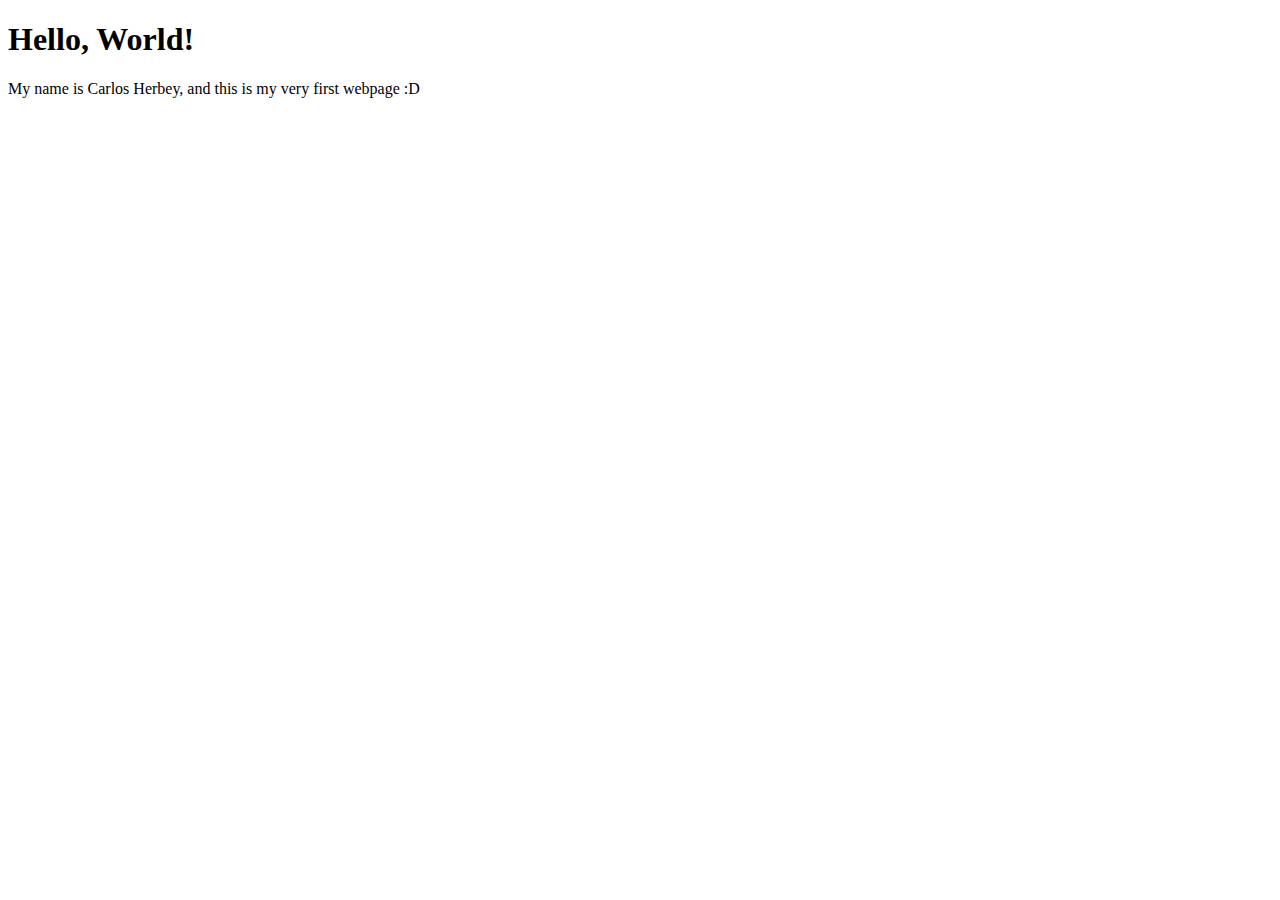
<file: 01/index.html>
<!DOCTYPE html>
<html lang="en">
  <head>
    <meta charset="UTF-8" />
    <meta name="viewport" content="width=device-width, initial-scale=1.0" />
    <title>My first Webpage</title>
  </head>
  <body>
    <h1>Hello, World!</h1>
    <p>My name is Carlos Herbey, and this is my very first webpage :D</p>
  </body>
</html>
</file>
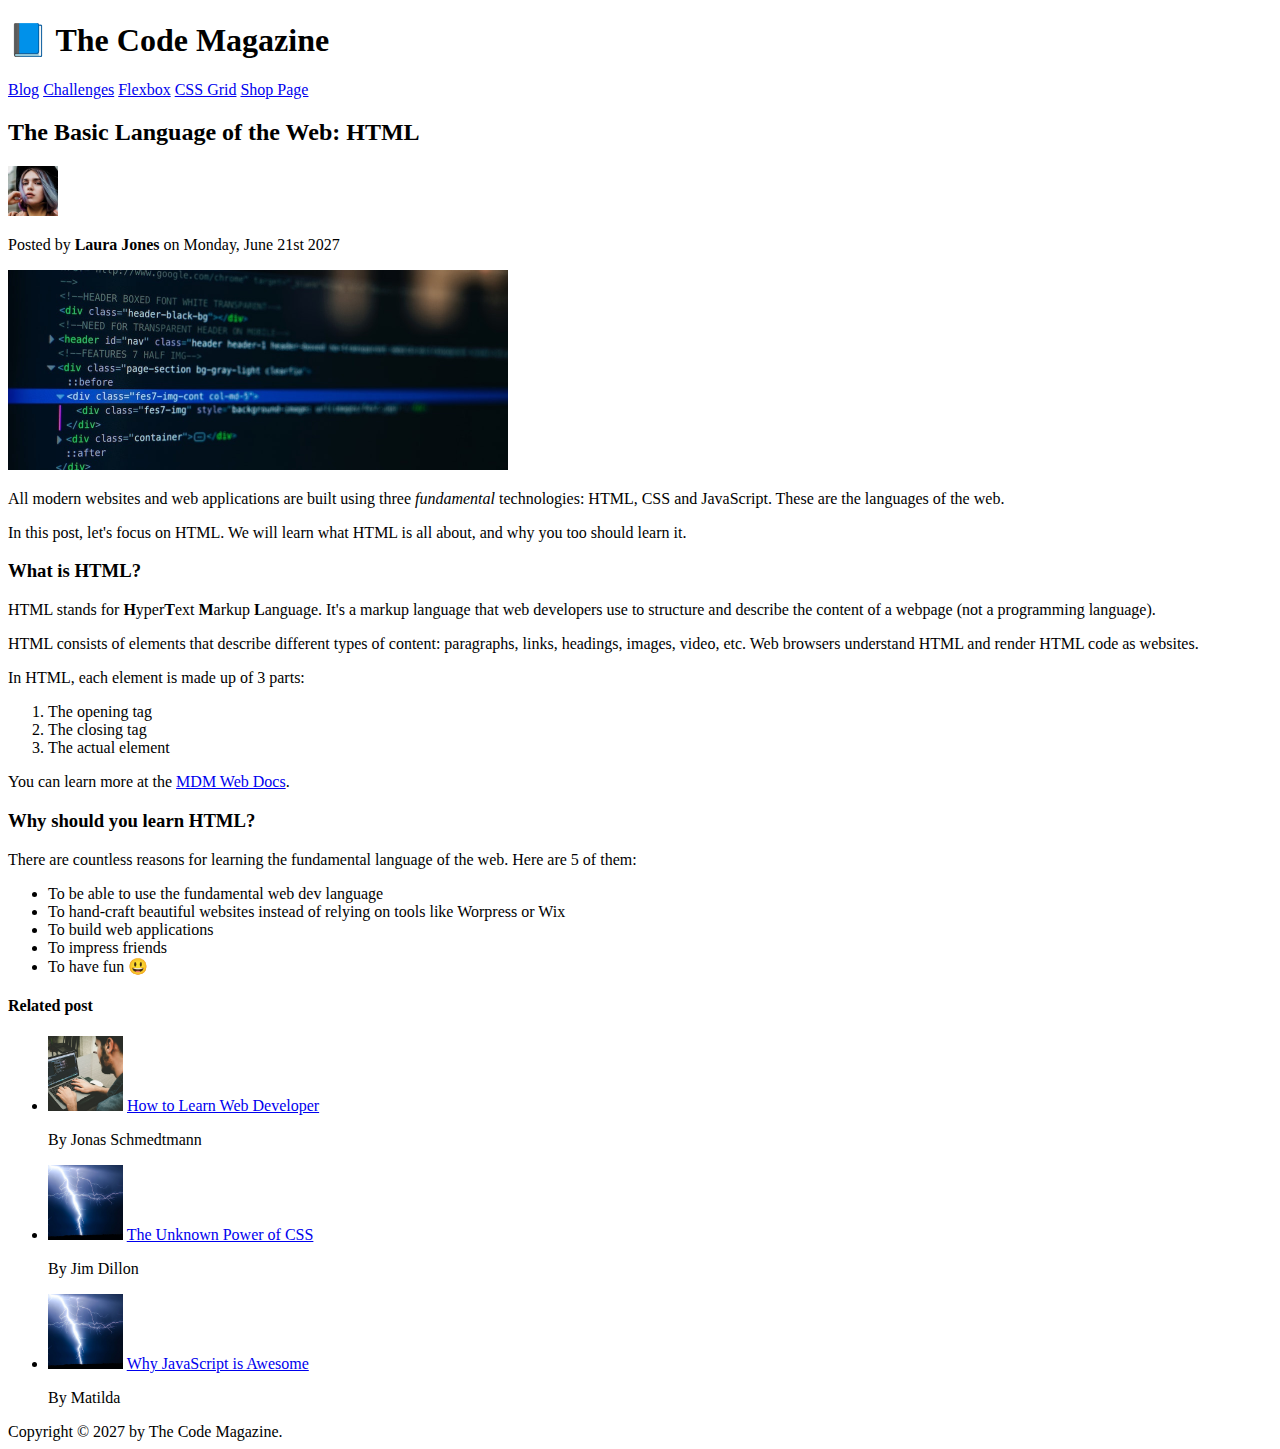
<file: 02-HTML-Fundamentals/index.html>
<!DOCTYPE html>
<html lang="en">
  <head>
    <meta charset="UTF-8" />
    <title>The Basic Lenguage of the Web: HTML</title>
  </head>

  <body>
    <!-- Headings 
    <h1>The Basic Lenguage of the Web: HTML</h1>
    <h2>The Basic Lenguage of the Web: HTML</h2>
    <h3>The Basic Lenguage of the Web: HTML</h3>
    <h4>The Basic Lenguage of the Web: HTML</h4>
    <h5>The Basic Lenguage of the Web: HTML</h5>
    <h6>The Basic Lenguage of the Web: HTML</h6>
    -->
    <header>
      <h1>📘 The Code Magazine</h1>

      <nav>
        <a href="blog.html">Blog</a>
        <a href="#">Challenges</a>
        <a href="#">Flexbox</a>
        <a href="#">CSS Grid</a>
        <a href="shopPage.html">Shop Page</a>
      </nav>
    </header>

    <article>
      <header>
        <h2>The Basic Language of the Web: HTML</h2>

        <img
          src="img/laura-jones.jpg"
          alt="Laura Jones Image"
          width="50"
          height="50"
        />

        <p>Posted by <strong>Laura Jones</strong> on Monday, June 21st 2027</p>

        <img
          src="img/post-img.jpg"
          alt="HTML on a screen"
          width="500"
          height="200"
        />
      </header>
      <p>
        All modern websites and web applications are built using three
        <em>fundamental</em>
        technologies: HTML, CSS and JavaScript. These are the languages of the
        web.
      </p>

      <p>
        In this post, let's focus on HTML. We will learn what HTML is all about,
        and why you too should learn it.
      </p>

      <h3>What is HTML?</h3>
      <p>
        HTML stands for <strong>H</strong>yper<strong>T</strong>ext
        <strong>M</strong>arkup <strong>L</strong>anguage. It's a markup
        language that web developers use to structure and describe the content
        of a webpage (not a programming language).
      </p>

      <p>
        HTML consists of elements that describe different types of content:
        paragraphs, links, headings, images, video, etc. Web browsers understand
        HTML and render HTML code as websites.
      </p>
      <p>In HTML, each element is made up of 3 parts:</p>

      <ol>
        <li>The opening tag</li>
        <li>The closing tag</li>
        <li>The actual element</li>
      </ol>
      <p>
        You can learn more at the
        <a
          href="https://developer.mozilla.org/en-US/docs/Web/HTML"
          target="_blank"
          >MDM Web Docs</a
        >.
      </p>

      <h3>Why should you learn HTML?</h3>
      <p>
        There are countless reasons for learning the fundamental language of the
        web. Here are 5 of them:
      </p>
      <ul>
        <li>To be able to use the fundamental web dev language</li>
        <li>
          To hand-craft beautiful websites instead of relying on tools like
          Worpress or Wix
        </li>
        <li>To build web applications</li>
        <li>To impress friends</li>
        <li>To have fun 😃</li>
      </ul>
    </article>

    <aside>
      <h4>Related post</h4>
      <ul>
        <li>
          <img
            src="img/related-1.jpg"
            alt="A person in a computer"
            width="75"
            height="75"
          />
          <a href="#">How to Learn Web Developer</a>
          <p>By Jonas Schmedtmann</p>
        </li>
        <li>
          <img
            src="img/related-2.jpg"
            alt="Thunder in the nigth"
            width="75"
            height="75"
          />
          <a href="#">The Unknown Power of CSS</a>
          <p>By Jim Dillon</p>
        </li>
        <li>
          <img
            src="img/related-2.jpg"
            alt="Code in a screen"
            width="75"
            height="75"
          />
          <a href="#">Why JavaScript is Awesome</a>
          <p>By Matilda</p>
        </li>
      </ul>
    </aside>

    <footer>Copyright &copy; 2027 by The Code Magazine.</footer>
  </body>
</html>
</file>
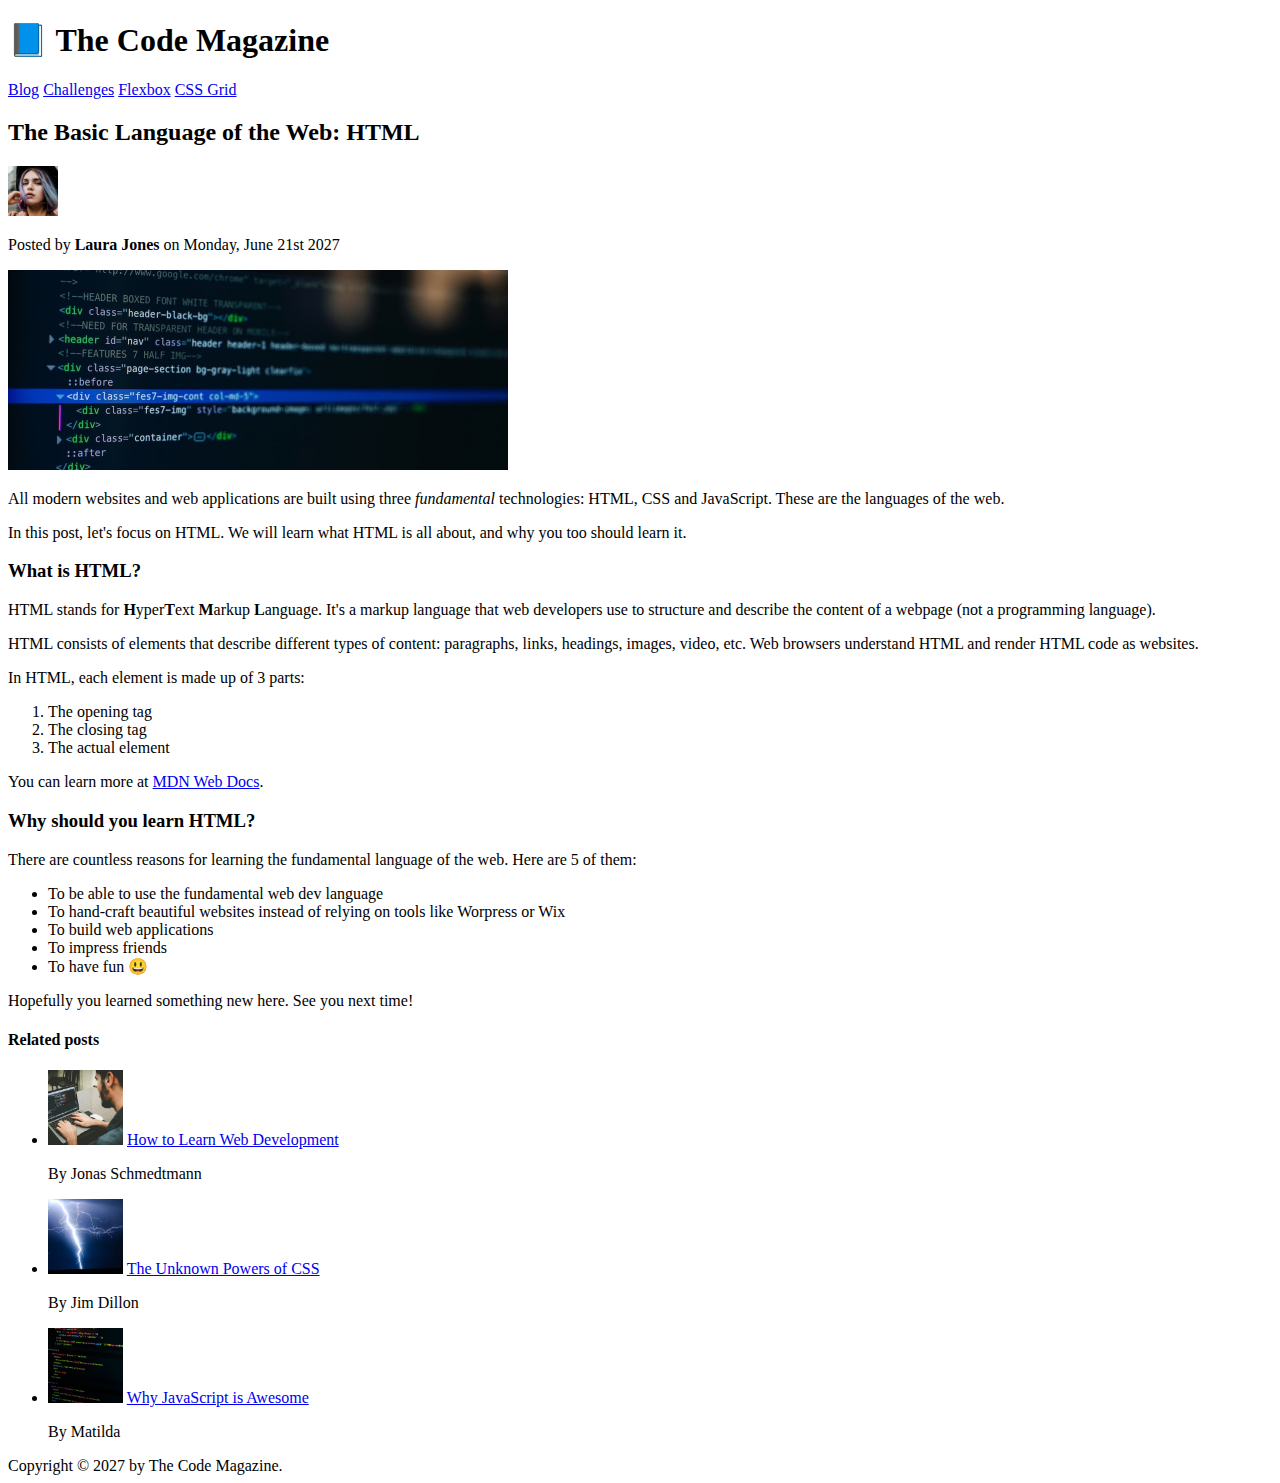
<file: 03-CSS-Fundamentals/index.html>
<!DOCTYPE html>
<html lang="en">
  <head>
    <meta charset="UTF-8" />
    <title>The Basic Language of the Web: HTML</title>
  </head>

  <body>
    <!--
    <h1>The Basic Language of the Web: HTML</h1>
    <h2>The Basic Language of the Web: HTML</h2>
    <h3>The Basic Language of the Web: HTML</h3>
    <h4>The Basic Language of the Web: HTML</h4>
    <h5>The Basic Language of the Web: HTML</h5>
    <h6>The Basic Language of the Web: HTML</h6>
    -->

    <header>
      <h1>📘 The Code Magazine</h1>

      <nav>
        <a href="blog.html">Blog</a>
        <a href="#">Challenges</a>
        <a href="#">Flexbox</a>
        <a href="#">CSS Grid</a>
      </nav>
    </header>

    <article>
      <header>
        <h2>The Basic Language of the Web: HTML</h2>

        <img
          src="img/laura-jones.jpg"
          alt="Headshot of Laura Jones"
          height="50"
          width="50"
        />

        <p>Posted by <strong>Laura Jones</strong> on Monday, June 21st 2027</p>

        <img
          src="img/post-img.jpg"
          alt="HTML code on a screen"
          width="500"
          height="200"
        />
      </header>

      <p>
        All modern websites and web applications are built using three
        <em>fundamental</em>
        technologies: HTML, CSS and JavaScript. These are the languages of the
        web.
      </p>

      <p>
        In this post, let's focus on HTML. We will learn what HTML is all about,
        and why you too should learn it.
      </p>

      <h3>What is HTML?</h3>
      <p>
        HTML stands for <strong>H</strong>yper<strong>T</strong>ext
        <strong>M</strong>arkup <strong>L</strong>anguage. It's a markup
        language that web developers use to structure and describe the content
        of a webpage (not a programming language).
      </p>
      <p>
        HTML consists of elements that describe different types of content:
        paragraphs, links, headings, images, video, etc. Web browsers understand
        HTML and render HTML code as websites.
      </p>
      <p>In HTML, each element is made up of 3 parts:</p>

      <ol>
        <li>The opening tag</li>
        <li>The closing tag</li>
        <li>The actual element</li>
      </ol>

      <p>
        You can learn more at
        <a
          href="https://developer.mozilla.org/en-US/docs/Web/HTML"
          target="_blank"
          >MDN Web Docs</a
        >.
      </p>

      <h3>Why should you learn HTML?</h3>

      <p>
        There are countless reasons for learning the fundamental language of the
        web. Here are 5 of them:
      </p>

      <ul>
        <li>To be able to use the fundamental web dev language</li>
        <li>
          To hand-craft beautiful websites instead of relying on tools like
          Worpress or Wix
        </li>
        <li>To build web applications</li>
        <li>To impress friends</li>
        <li>To have fun 😃</li>
      </ul>

      <p>Hopefully you learned something new here. See you next time!</p>
    </article>

    <aside>
      <h4>Related posts</h4>

      <ul>
        <li>
          <img
            src="img/related-1.jpg"
            alt="Person programming"
            width="75"
            width="75"
          />
          <a href="#">How to Learn Web Development</a>
          <p>By Jonas Schmedtmann</p>
        </li>
        <li>
          <img src="img/related-2.jpg" alt="Lightning" width="75" heigth="75" />
          <a href="#">The Unknown Powers of CSS</a>
          <p>By Jim Dillon</p>
        </li>
        <li>
          <img
            src="img/related-3.jpg"
            alt="JavaScript code on a screen"
            width="75"
            height="75"
          />
          <a href="#">Why JavaScript is Awesome</a>
          <p>By Matilda</p>
        </li>
      </ul>
    </aside>

    <footer>Copyright &copy; 2027 by The Code Magazine.</footer>
  </body>
</html>
</file>
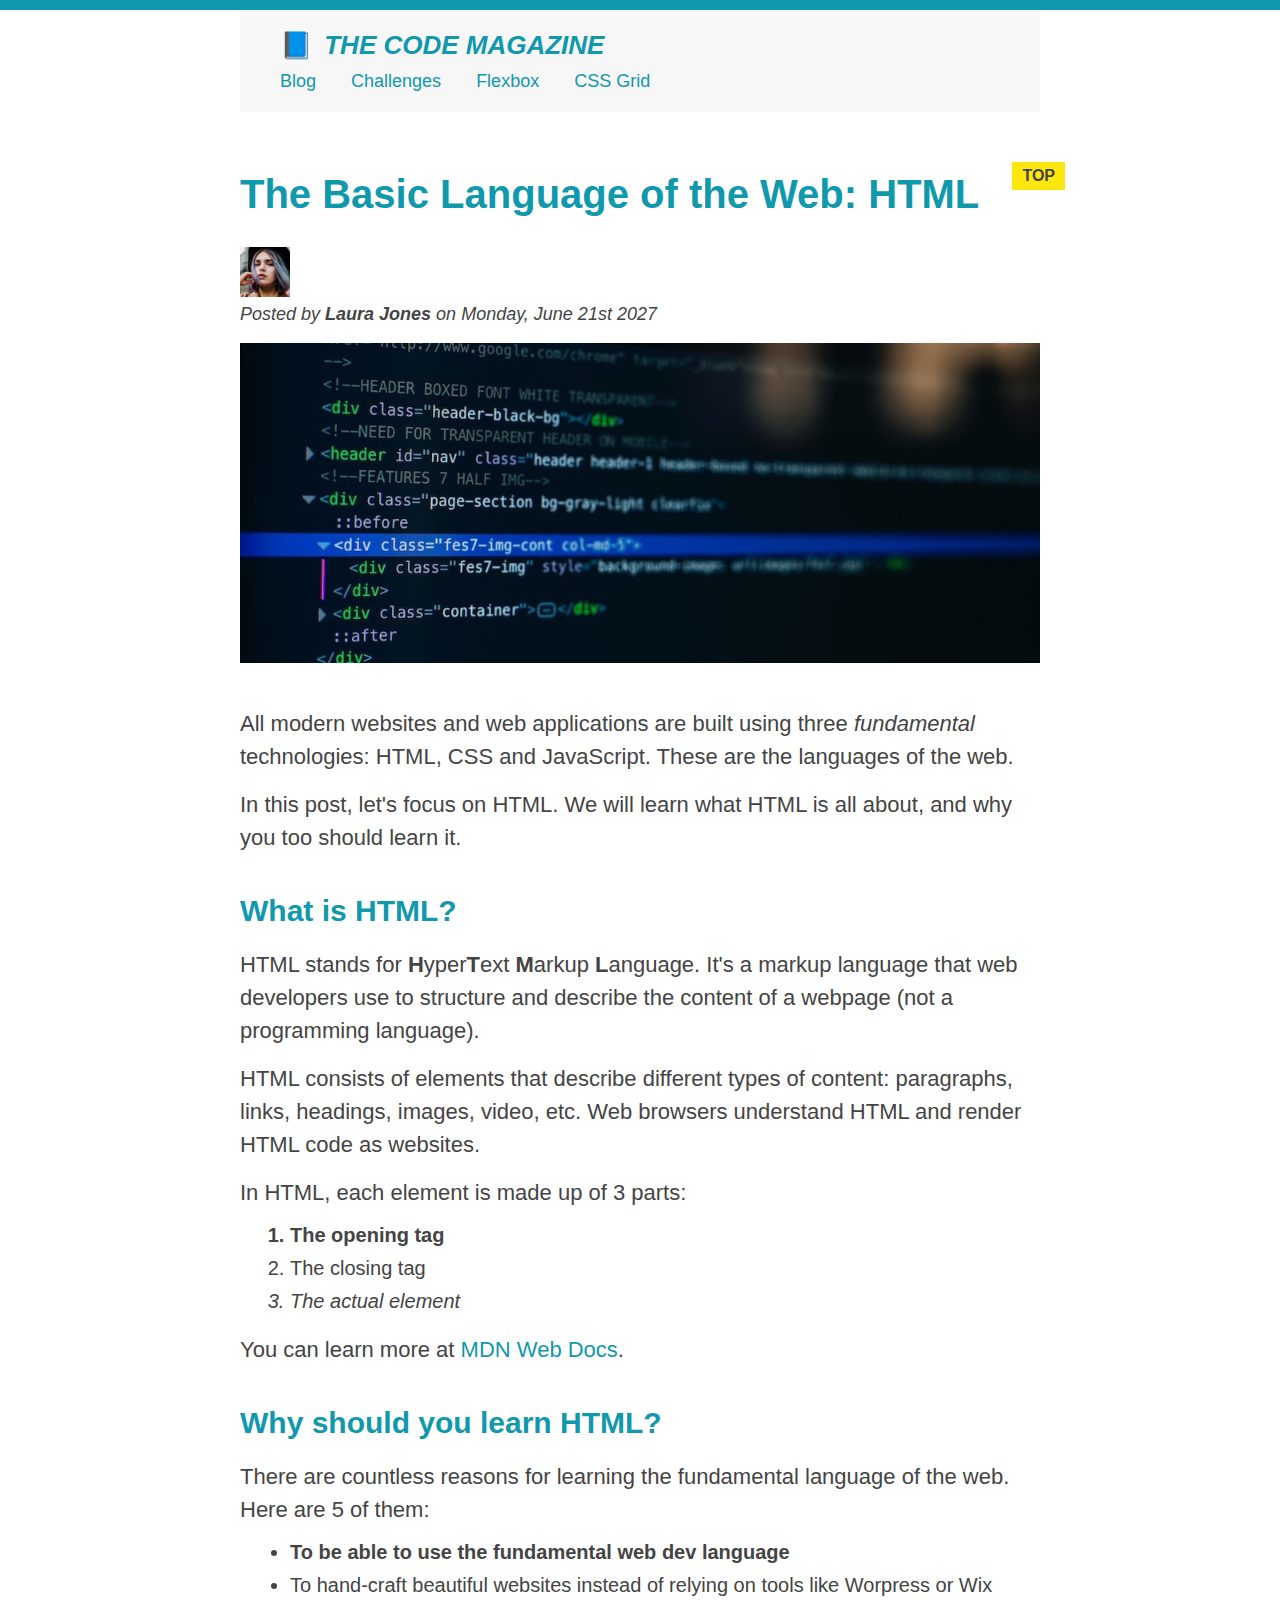
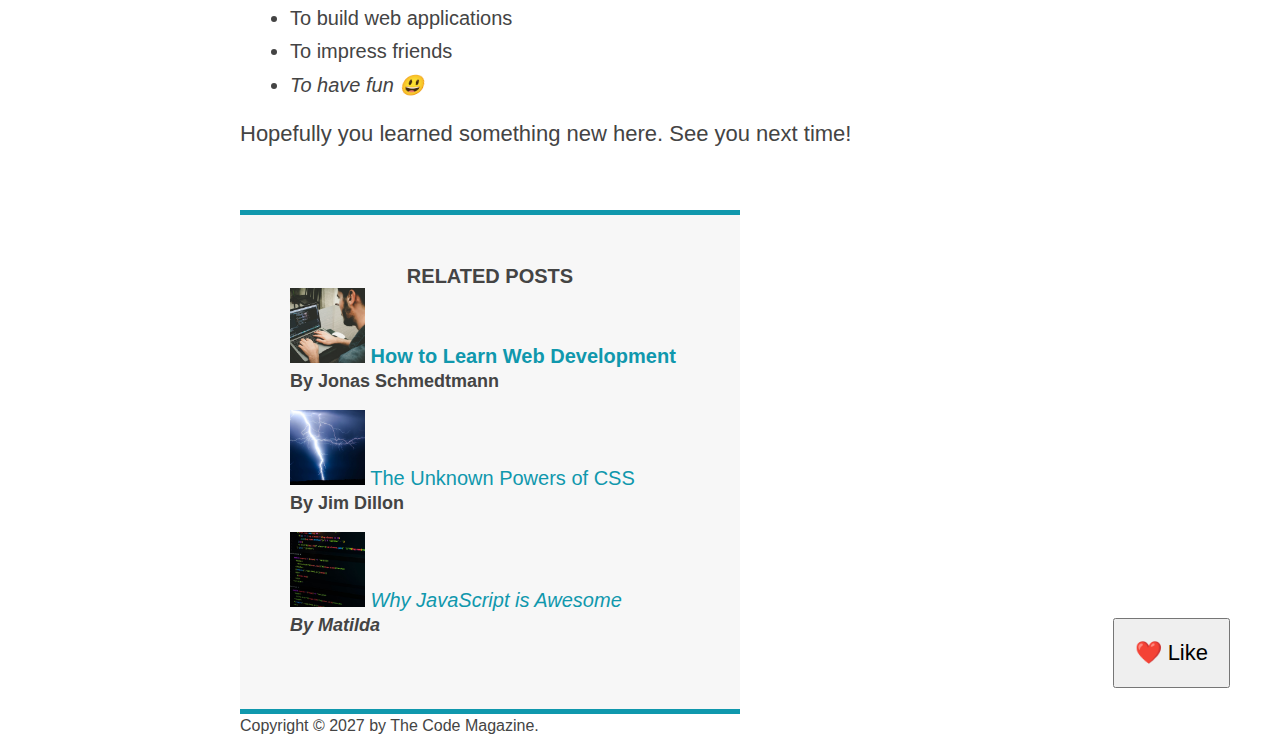
<file: 04-CSS-Layouts/index.html>
<!DOCTYPE html>
<html lang="en">
  <head>
    <meta charset="UTF-8" />
    <link href="style.css" rel="stylesheet" />

    <title>The Basic Language of the Web: HTML</title>
  </head>

  <body>
    <!--
    <h1>The Basic Language of the Web: HTML</h1>
    <h2>The Basic Language of the Web: HTML</h2>
    <h3>The Basic Language of the Web: HTML</h3>
    <h4>The Basic Language of the Web: HTML</h4>
    <h5>The Basic Language of the Web: HTML</h5>
    <h6>The Basic Language of the Web: HTML</h6>
    -->

    <div class="container">
      <header class="main-header clearfix">
        <h1>📘 The Code Magazine</h1>

        <nav>
          <!-- <strong>This is the navigation</strong> -->
          <a href="blog.html">Blog</a>
          <a href="#">Challenges</a>
          <a href="#">Flexbox</a>
          <a href="#">CSS Grid</a>
        </nav>
        <!-- <div class="clear"></div> -->
      </header>

      <article>
        <header class="post-header">
          <h2>The Basic Language of the Web: HTML</h2>

          <img
            src="img/laura-jones.jpg"
            alt="Headshot of Laura Jones"
            height="50"
            width="50"
            class="author-img"
          />

          <p id="author" class="author">
            Posted by <strong>Laura Jones</strong> on Monday, June 21st 2027
          </p>

          <img
            src="img/post-img.jpg"
            alt="HTML code on a screen"
            width="500"
            height="200"
            class="post-img"
          />
          <button>❤️ Like</button>
        </header>

        <p>
          All modern websites and web applications are built using three
          <em>fundamental</em>
          technologies: HTML, CSS and JavaScript. These are the languages of the
          web.
        </p>

        <p>
          In this post, let's focus on HTML. We will learn what HTML is all
          about, and why you too should learn it.
        </p>

        <h3>What is HTML?</h3>
        <p>
          HTML stands for <strong>H</strong>yper<strong>T</strong>ext
          <strong>M</strong>arkup <strong>L</strong>anguage. It's a markup
          language that web developers use to structure and describe the content
          of a webpage (not a programming language).
        </p>
        <p>
          HTML consists of elements that describe different types of content:
          paragraphs, links, headings, images, video, etc. Web browsers
          understand HTML and render HTML code as websites.
        </p>
        <p>In HTML, each element is made up of 3 parts:</p>

        <ol>
          <li class="first-li">The opening tag</li>
          <li>The closing tag</li>
          <li>The actual element</li>
        </ol>

        <p>
          You can learn more at
          <a
            href="https://developer.mozilla.org/en-US/docs/Web/HTML"
            target="_blank"
            >MDN Web Docs</a
          >.
        </p>

        <h3>Why should you learn HTML?</h3>

        <p>
          There are countless reasons for learning the fundamental language of
          the web. Here are 5 of them:
        </p>

        <ul>
          <li class="first-li">
            To be able to use the fundamental web dev language
          </li>
          <li>
            To hand-craft beautiful websites instead of relying on tools like
            Worpress or Wix
          </li>
          <li>To build web applications</li>
          <li>To impress friends</li>
          <li>To have fun 😃</li>
        </ul>

        <p>Hopefully you learned something new here. See you next time!</p>
      </article>

      <aside>
        <h4>Related posts</h4>

        <ul class="related">
          <li>
            <img
              src="img/related-1.jpg"
              alt="Person programming"
              width="75"
              height="75"
            />
            <a href="#">How to Learn Web Development</a>
            <p class="related-author">By Jonas Schmedtmann</p>
          </li>
          <li>
            <img
              src="img/related-2.jpg"
              alt="Lightning"
              width="75"
              height="75"
            />
            <a href="#">The Unknown Powers of CSS</a>
            <p class="related-author">By Jim Dillon</p>
          </li>
          <li>
            <img
              src="img/related-3.jpg"
              alt="JavaScript code on a screen"
              width="75"
              height="75"
            />
            <a href="#">Why JavaScript is Awesome</a>
            <p class="related-author">By Matilda</p>
          </li>
        </ul>
      </aside>

      <footer>
        <p id="copyright" class="copyright text">
          Copyright &copy; 2027 by The Code Magazine.
        </p>
      </footer>
    </div>
  </body>
</html>
</file>
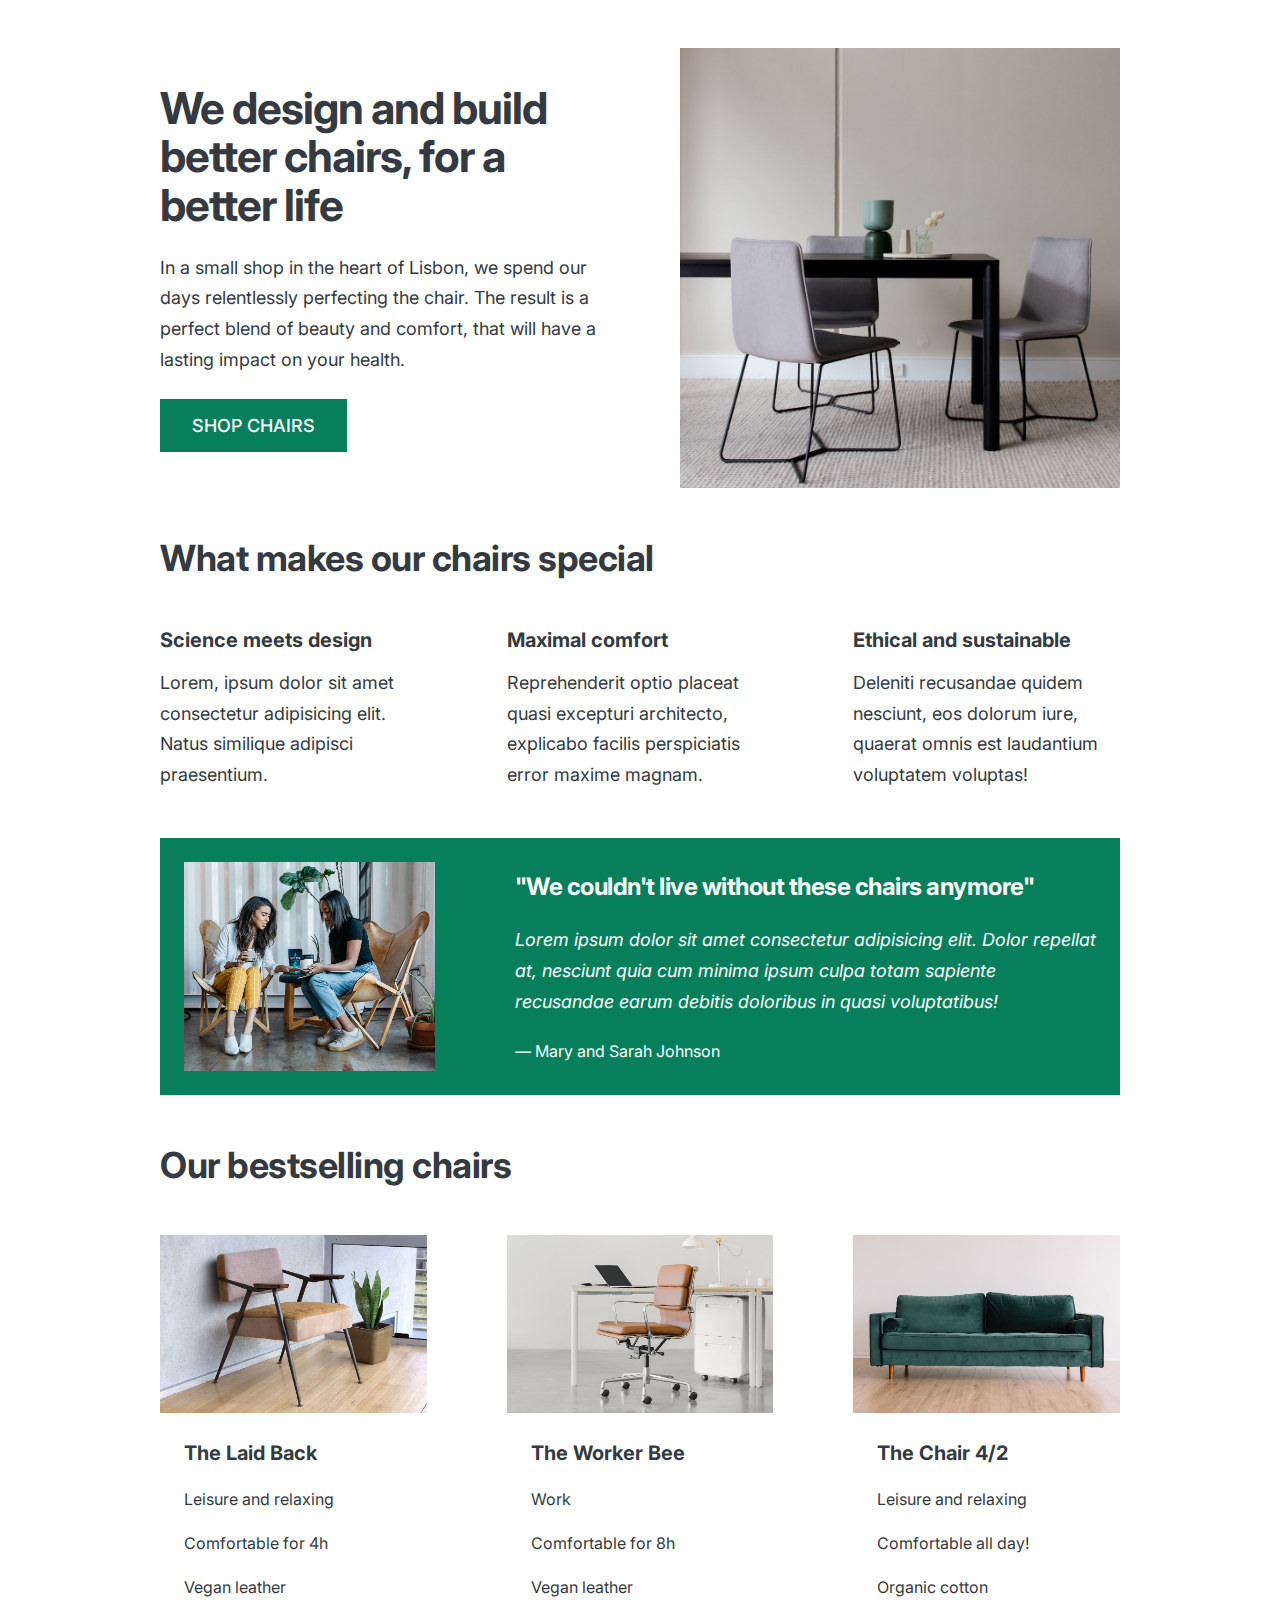
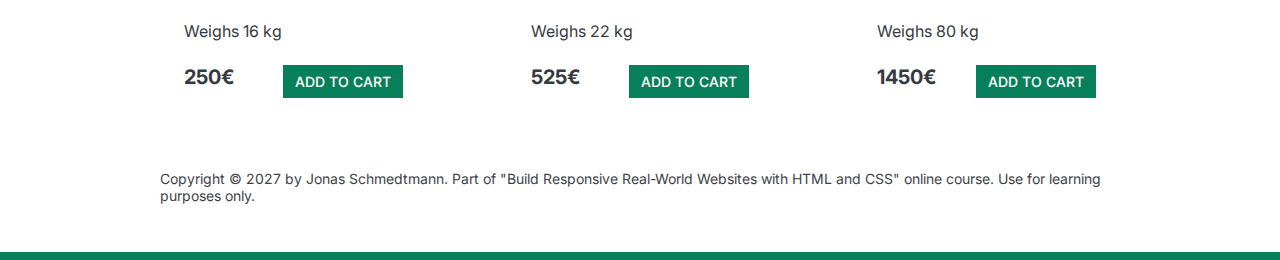
<file: 05-Design/index.html>
<!doctype html>
<html lang="en">
  <head>
    <meta charset="UTF-8" />
    <meta http-equiv="X-UA-Compatible" content="IE=edge" />
    <meta name="viewport" content="width=device-width, initial-scale=1.0" />
    <link rel="preconnect" href="https://fonts.gstatic.com" />
    <link
      href="https://fonts.googleapis.com/css2?family=Inter:wght@400;500;600;700&display=swap"
      rel="stylesheet"
    />

    <link rel="stylesheet" href="style.css" />
    <title>Lisbon Chair Shop</title>
  </head>
  <body>
    <div class="container">
      <header>
        <div class="header-text-box">
          <h1>We design and build better chairs, for a better life</h1>
          <p class="header-text">
            In a small shop in the heart of Lisbon, we spend our days
            relentlessly perfecting the chair. The result is a perfect blend of
            beauty and comfort, that will have a lasting impact on your health.
          </p>
          <a class="btn btn--big" href="#">Shop chairs</a>
        </div>
        <img src="hero.jpg" alt="Photo" />
      </header>

      <section>
        <h2>What makes our chairs special</h2>
        <div class="grid-3-cols">
          <div>
            <p class="features-title"><strong>Science meets design</strong></p>
            <p class="features-text">
              Lorem, ipsum dolor sit amet consectetur adipisicing elit. Natus
              similique adipisci praesentium.
            </p>
          </div>

          <div>
            <p class="features-title">
              <strong>Maximal comfort</strong>
            </p>
            <p class="features-text">
              Reprehenderit optio placeat quasi excepturi architecto, explicabo
              facilis perspiciatis error maxime magnam.
            </p>
          </div>

          <div>
            <p class="features-title">
              <strong>Ethical and sustainable</strong>
            </p>
            <p class="features-text">
              Deleniti recusandae quidem nesciunt, eos dolorum iure, quaerat
              omnis est laudantium voluptatem voluptas!
            </p>
          </div>
        </div>
      </section>

      <section class="testimonial-section">
        <div class="grid-3-cols">
          <img src="customers.jpg" alt="People sitting on chairs" />
          <div class="testimonial-box">
            <h2>"We couldn't live without these chairs anymore"</h2>
            <blockquote class="testimonial-text">
              Lorem ipsum dolor sit amet consectetur adipisicing elit. Dolor
              repellat at, nesciunt quia cum minima ipsum culpa totam sapiente
              recusandae earum debitis doloribus in quasi voluptatibus!
            </blockquote>
            <p class="testimonial-author">&mdash; Mary and Sarah Johnson</p>
          </div>
        </div>
      </section>

      <section>
        <h2>Our bestselling chairs</h2>
        <div class="grid-3-cols">
          <figure class="chair">
            <img src="chair-1.jpg" alt="Chair" />
            <div class="chair-box">
              <h3>The Laid Back</h3>
              <ul class="chair-details">
                <li>
                  <!-- Span is a generic INLINE text element, it doesn't have any meaning. It's like a div element, but inline -->
                  <span>Leisure and relaxing</span>
                </li>
                <li>
                  <span>Comfortable for 4h</span>
                </li>
                <li>
                  <span>Vegan leather</span>
                </li>
                <li>
                  <span>Weighs 16 kg</span>
                </li>
              </ul>
              <div class="chair-price">
                <strong>250€</strong>
                <a href="#" class="btn btn--small">Add to cart</a>
              </div>
            </div>
          </figure>

          <figure class="chair">
            <img src="chair-2.jpg" alt="Chair" />
            <div class="chair-box">
              <h3>The Worker Bee</h3>
              <ul class="chair-details">
                <li>
                  <span>Work</span>
                </li>
                <li>
                  <span>Comfortable for 8h</span>
                </li>
                <li>
                  <span>Vegan leather</span>
                </li>
                <li>
                  <span>Weighs 22 kg</span>
                </li>
              </ul>
              <div class="chair-price">
                <strong>525€</strong>
                <a href="#" class="btn btn--small">Add to cart</a>
              </div>
            </div>
          </figure>

          <figure class="chair">
            <img src="chair-3.jpg" alt="Chair" />
            <div class="chair-box">
              <h3>The Chair 4/2</h3>
              <ul class="chair-details">
                <li>
                  <span>Leisure and relaxing</span>
                </li>
                <li>
                  <span>Comfortable all day!</span>
                </li>
                <li>
                  <span>Organic cotton</span>
                </li>
                <li>
                  <span>Weighs 80 kg</span>
                </li>
              </ul>
              <div class="chair-price">
                <strong>1450€</strong>
                <a href="#" class="btn btn--small">Add to cart</a>
              </div>
            </div>
          </figure>
        </div>
      </section>

      <footer>
        Copyright &copy; 2027 by Jonas Schmedtmann. Part of "Build Responsive
        Real-World Websites with HTML and CSS" online course. Use for learning
        purposes only.
      </footer>
    </div>
  </body>
</html>
</file>
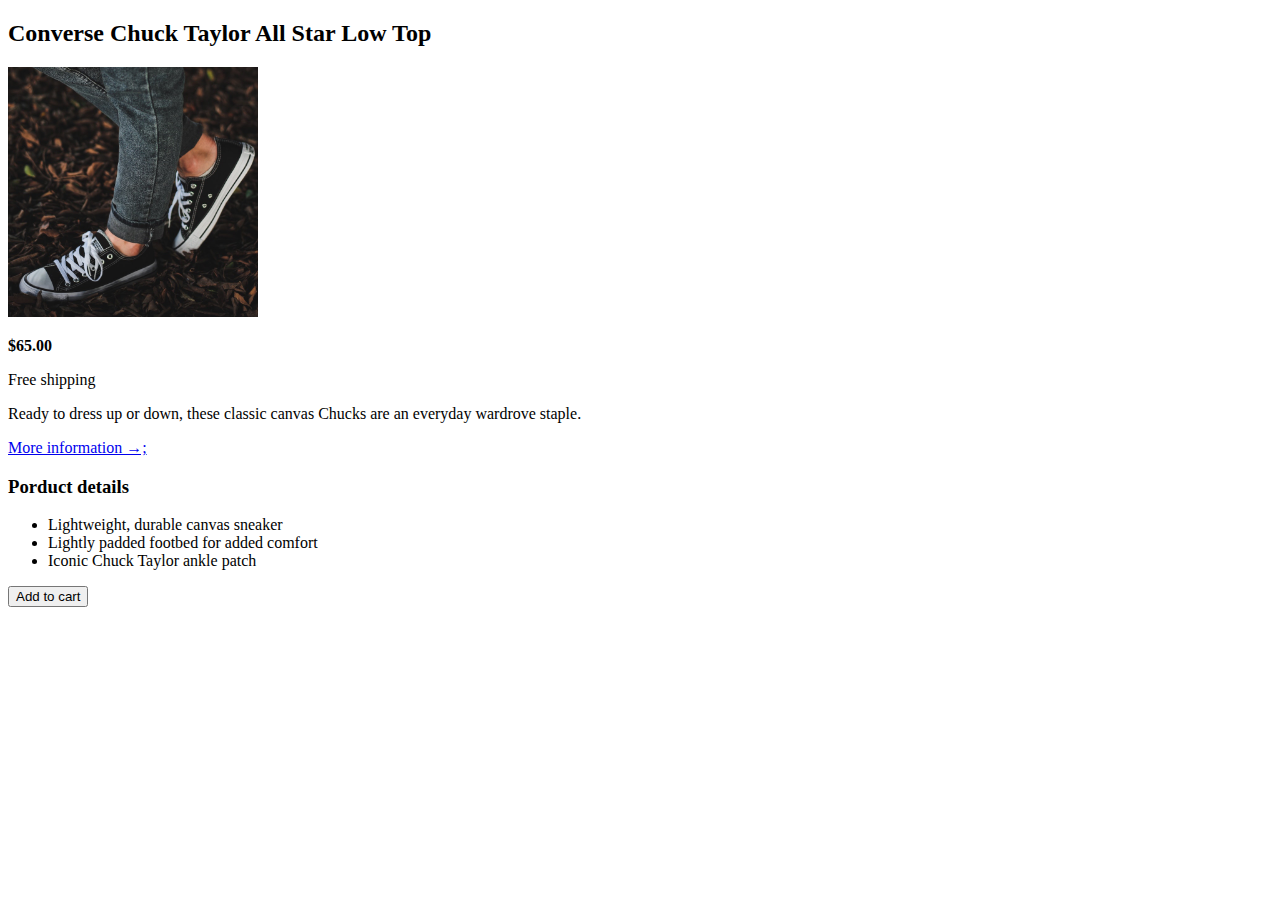
<file: 02-HTML-Fundamentals/shopPage.html>
<!DOCTYPE html>
<html lang="en">
  <head>
    <meta charset="UTF-8" />
    <meta name="viewport" content="width=device-width, initial-scale=1.0" />
    <title>Shop Page</title>
  </head>
  <body>
    <header>
      <article>
        <h2>Converse Chuck Taylor All Star Low Top</h2>
        <img
          src="img/challenges.jpg"
          alt="Converse Chuck Taylor All Star Low
        Top"
          width="250"
          height="250"
        />
        <p><strong>$65.00</strong></p>
        <p>Free shipping</p>
        <p>
          Ready to dress up or down, these classic canvas Chucks are an everyday
          wardrove staple.
        </p>
        <a href="#">More information &RightArrow;;</a>
        <h3>Porduct details</h3>
        <ul>
          <li>Lightweight, durable canvas sneaker</li>
          <li>Lightly padded footbed for added comfort</li>
          <li>Iconic Chuck Taylor ankle patch</li>
        </ul>
        <button type="button">Add to cart</button>
      </article>
    </header>
  </body>
</html>
</file>
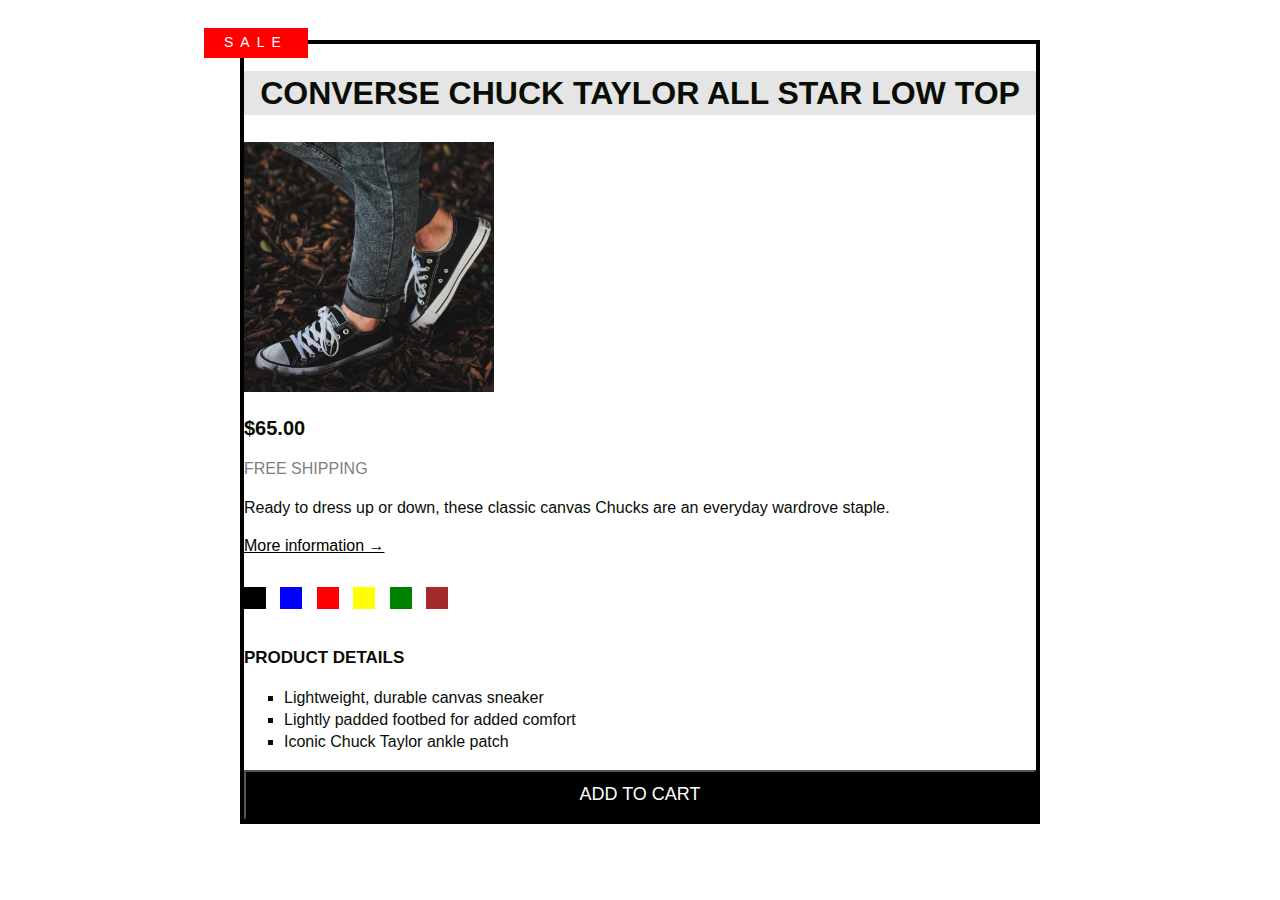
<file: 03-CSS-Fundamentals/shopPage.html>
<!DOCTYPE html>
<html lang="en">
  <head>
    <meta charset="UTF-8" />
    <meta name="viewport" content="width=device-width, initial-scale=1.0" />
    <link rel="stylesheet" href="styleForShopingPage.css" />
    <title>Shop Page</title>
  </head>
  <body>
    <div class="container">
      <header>
        <article>
          <p class="anounced">SALE</p>
          <h2>Converse Chuck Taylor All Star Low Top</h2>
          <img
            src="img/challenges.jpg"
            alt="Converse Chuck Taylor All Star Low
        Top"
            width="250"
            height="250"
          />
          <p><strong>$65.00</strong></p>
          <p class="grayStyle">Free shipping</p>
          <p>
            Ready to dress up or down, these classic canvas Chucks are an
            everyday wardrove staple.
          </p>
          <a href="#">More information &RightArrow;</a>
          <div class="colors">
            <div class="color"></div>
            <div class="color color-blue"></div>
            <div class="color color-red"></div>
            <div class="color color-yellow"></div>
            <div class="color color-green"></div>
            <div class="color color-brown"></div>
          </div>
          <h3>Product details</h3>
          <ul>
            <li>Lightweight, durable canvas sneaker</li>
            <li>Lightly padded footbed for added comfort</li>
            <li>Iconic Chuck Taylor ankle patch</li>
          </ul>
          <button type="button">Add to cart</button>
        </article>
      </header>
    </div>
  </body>
</html>
</file>
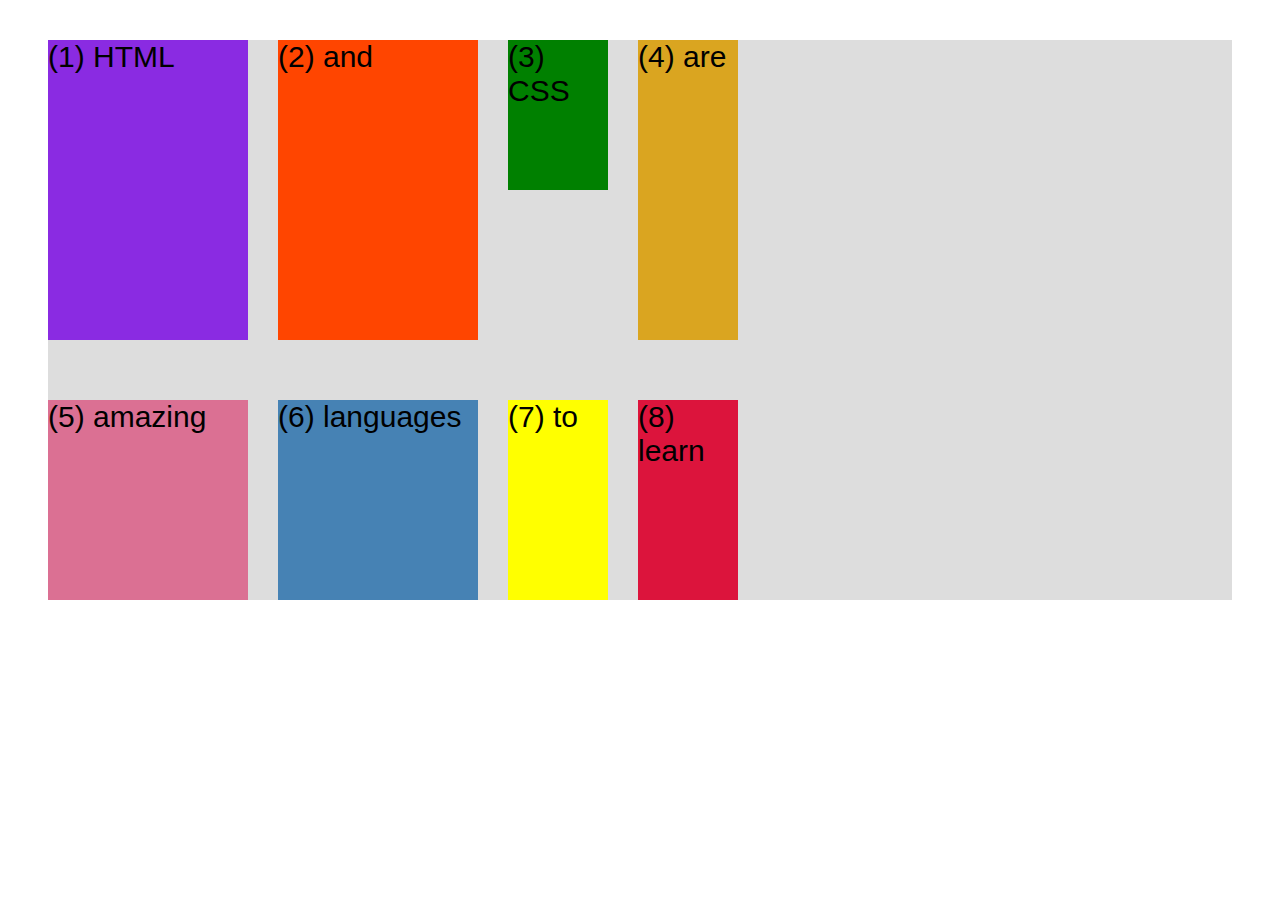
<file: 04-CSS-Layouts/css-grid.html>
<!DOCTYPE html>
<html lang="en">
  <head>
    <meta charset="UTF-8" />
    <meta http-equiv="X-UA-Compatible" content="IE=edge" />
    <meta name="viewport" content="width=device-width, initial-scale=1.0" />
    <title>CSS Grid</title>
    <style>
      .el--1 {
        background-color: blueviolet;
      }
      .el--2 {
        background-color: orangered;
      }
      .el--3 {
        background-color: green;
        height: 150px;
      }
      .el--4 {
        background-color: goldenrod;
      }
      .el--5 {
        background-color: palevioletred;
      }
      .el--6 {
        background-color: steelblue;
      }
      .el--7 {
        background-color: yellow;
      }
      .el--8 {
        background-color: crimson;
      }

      .container--1 {
        /* STARTER */
        font-family: sans-serif;
        background-color: #ddd;
        font-size: 30px;
        margin: 40px;

        /* CSS GRID */
        display: grid;
        grid-template-columns: 200px 200px 100px 100px;
        grid-template-rows: 300px 200px;
        /* gap: 30px; */
        column-gap: 30px;
        row-gap: 60px;
      }

      .container--2 {
        display: none;
        /* STARTER */
        font-family: sans-serif;
        background-color: black;
        font-size: 40px;
        margin: 100px;

        width: 1000px;
        height: 600px;

        /* CSS GRID */
      }
    </style>
  </head>
  <body>
    <div class="container--1">
      <div class="el el--1">(1) HTML</div>
      <div class="el el--2">(2) and</div>
      <div class="el el--3">(3) CSS</div>
      <div class="el el--4">(4) are</div>
      <div class="el el--5">(5) amazing</div>
      <div class="el el--6">(6) languages</div>
      <div class="el el--7">(7) to</div>
      <div class="el el--8">(8) learn</div>
    </div>

    <div class="container--2">
      <div class="el el--1">(1)</div>
      <div class="el el--3">(3)</div>
      <div class="el el--4">(4)</div>
      <div class="el el--5">(5)</div>
      <div class="el el--6">(6)</div>
      <div class="el el--7">(7)</div>
    </div>
  </body>
</html>
</file>
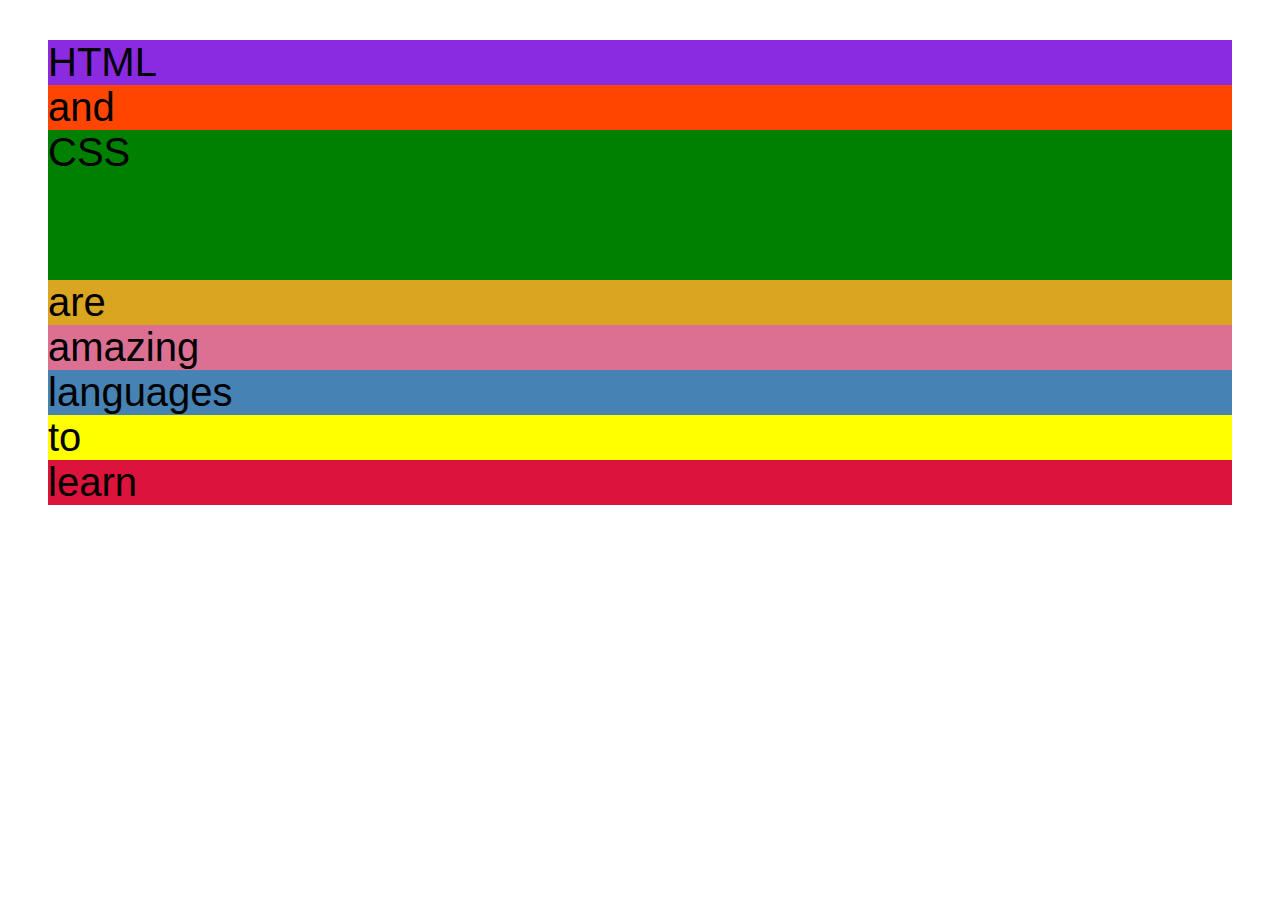
<file: 04-CSS-Layouts/flexbox.html>
<!DOCTYPE html>
<html lang="en">
  <head>
    <meta charset="UTF-8" />
    <meta http-equiv="X-UA-Compatible" content="IE=edge" />
    <meta name="viewport" content="width=device-width, initial-scale=1.0" />
    <title>Flexbox</title>
    <style>
      .el--1 {
        background-color: blueviolet;
      }
      .el--2 {
        background-color: orangered;
      }
      .el--3 {
        background-color: green;
        height: 150px;
      }
      .el--4 {
        background-color: goldenrod;
      }
      .el--5 {
        background-color: palevioletred;
      }
      .el--6 {
        background-color: steelblue;
      }
      .el--7 {
        background-color: yellow;
      }
      .el--8 {
        background-color: crimson;
      }

      .container {
        /* STARTER */
        font-family: sans-serif;
        background-color: #ddd;
        font-size: 40px;
        margin: 40px;

        /* FLEXBOX */
      }
    </style>
  </head>
  <body>
    <div class="container">
      <div class="el el--1">HTML</div>
      <div class="el el--2">and</div>
      <div class="el el--3">CSS</div>
      <div class="el el--4">are</div>
      <div class="el el--5">amazing</div>
      <div class="el el--6">languages</div>
      <div class="el el--7">to</div>
      <div class="el el--8">learn</div>
    </div>
  </body>
</html>
</file>
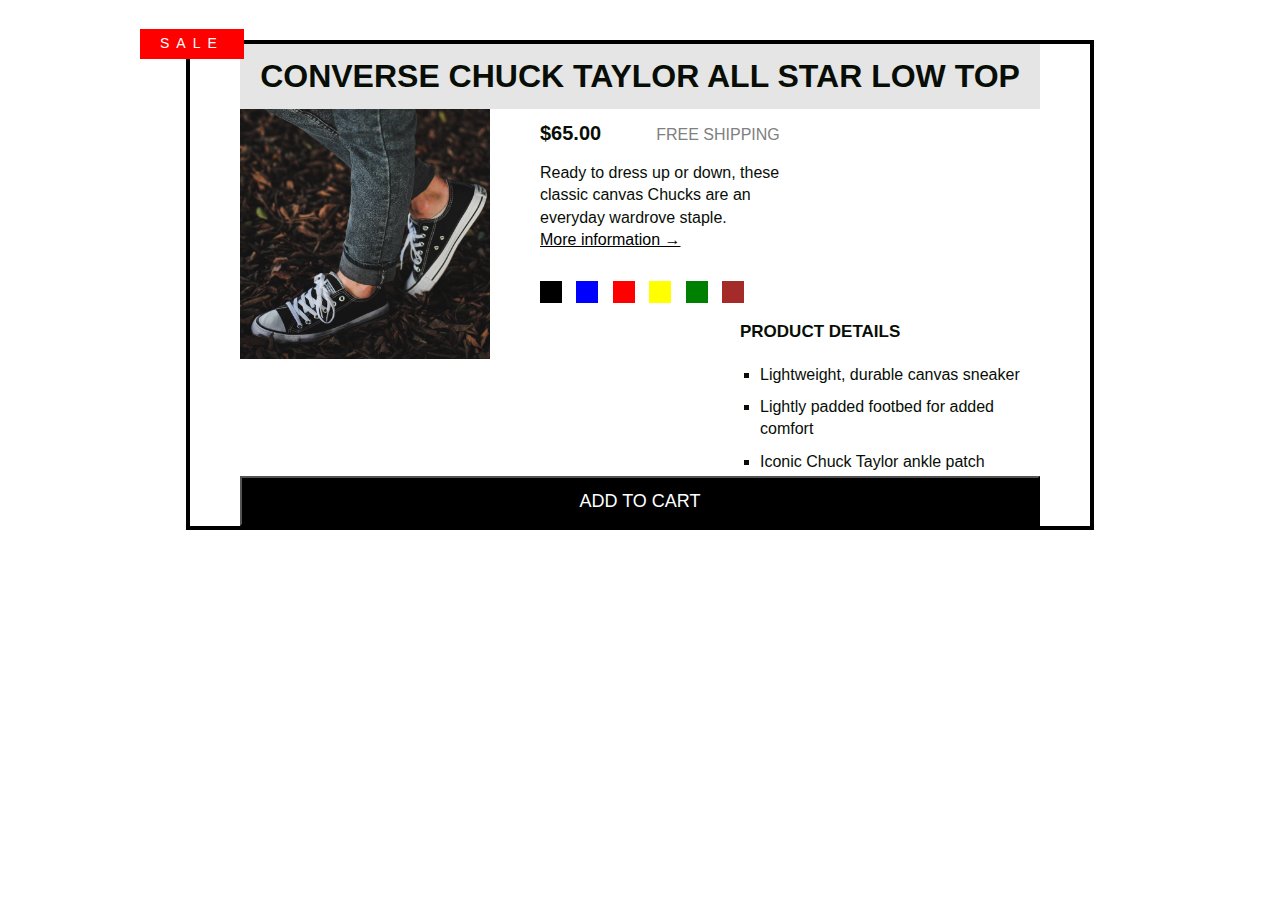
<file: 04-CSS-Layouts/shopPage.html>
<!DOCTYPE html>
<html lang="en">
  <head>
    <meta charset="UTF-8" />
    <meta name="viewport" content="width=device-width, initial-scale=1.0" />
    <link rel="stylesheet" href="styleForShopingPage.css" />
    <title>Shop Page</title>
  </head>
  <body>
      <header>
        <article>
        <div class="container">
          <div class="header-title">  
          <p class="anounced">SALE</p>
          <h2>Converse Chuck Taylor All Star Low Top</h2>
          </div>
            <div class="box-img">
              <img
                src="img/challenges.jpg"
                alt="Converse Chuck Taylor All Star Low
        Top"
                width="250"
                height="250"
              />
            </div>
            <div class="box-middle">
              <div class="price-shipping-box">
                <p><strong class="price-shipping">$65.00</strong></p>
                <p class="grayStyle">Free shipping</p>
              </div>
              <p class="description">
                Ready to dress up or down, these classic canvas Chucks are an
                everyday wardrove staple.
              </p>
              <a href="#">More information &RightArrow;</a>
              <div class="colors">
                <div class="color"></div>
                <div class="color color-blue"></div>
                <div class="color color-red"></div>
                <div class="color color-yellow"></div>
                <div class="color color-green"></div>
                <div class="color color-brown"></div>
              </div>
            </div>
            <div class="box-details">
              <h3 class="tittle-details">Product details</h3>
              <ul class="description-details">
                <li>Lightweight, durable canvas sneaker</li>
                <li>Lightly padded footbed for added comfort</li>
                <li>Iconic Chuck Taylor ankle patch</li>
              </ul>
            </div>
          <button type="button">Add to cart</button>
          </div>
        </article>
      </header>
    </div>
  </body>
</html>
</file>
<file: 04-CSS-Layouts/style.css>
* {
  /* border-top: 10px solid #1098ad; */
  margin: 0;
  padding: 0;
}

/* PAGE SECTIONS */
body {
  color: #444;
  font-family: sans-serif;

  border-top: 10px solid #1098ad;
  position: relative;
}

.container {
  width: 800px;
  /* margin-left: auto;
  margin-right: auto; */
  margin: 0 auto;
}

.main-header {
  background-color: #f7f7f7;
  /* padding: 20px;
  padding-left: 40px;
  padding-right: 40px; */
  padding: 20px 40px;
  margin-bottom: 60px;
  /* height: 80px; */
}

nav {
  font-size: 18px;
  /* text-align: center; */
}

article {
  margin-bottom: 60px;
}

.post-header {
  margin-bottom: 40px;
  /* position: relative; */
}

aside {
  background-color: #f7f7f7;
  border-top: 5px solid #1098ad;
  border-bottom: 5px solid #1098ad;
  /* padding-top: 50px;
  padding-bottom: 50px; */
  padding: 50px 0;
  width: 500px;
}

/* SMALLER ELEMENTS */
h1,
h2,
h3 {
  color: #1098ad;
}

h1 {
  font-size: 26px;
  text-transform: uppercase;
  font-style: italic;
}

h2 {
  font-size: 40px;
  margin-bottom: 30px;
}

h3 {
  font-size: 30px;
  margin-bottom: 20px;
  margin-top: 40px;
}

h4 {
  font-size: 20px;
  text-transform: uppercase;
  text-align: center;
}

p {
  font-size: 22px;
  line-height: 1.5;
  margin-bottom: 15px;
}

ul,
ol {
  margin-left: 50px;
  margin-bottom: 20px;
}

li {
  font-size: 20px;
  margin-bottom: 10px;
  /* display: inline; */
}

li:last-child {
  margin-bottom: 0;
}

/* footer p {
  font-size: 16px;
} */

/* article header p {
  font-style: italic;
} */

#author {
  font-style: italic;
  font-size: 18px;
}

#copyright {
  font-size: 16px;
}

.related-author {
  font-size: 18px;
  font-weight: bold;
}

/* ul {
  list-style: none;
} */

.related {
  list-style: none;
}

body {
  /* background-color: orangered; */
}

/* .first-li {
  font-weight: bold;
} */

li:first-child {
  font-weight: bold;
}

li:last-child {
  font-style: italic;
}

li:nth-child(even) {
  /* color: red; */
}

/* Misconception: this won't work! */
article p:first-child {
  color: red;
}

/* Styling links */
a:link {
  color: #1098ad;
  text-decoration: none;
}

a:visited {
  /* color: #777; */
  color: #1098ad;
}

a:hover {
  color: orangered;
  font-weight: bold;
  text-decoration: underline orangered;
}

a:active {
  background-color: black;
  font-style: italic;
}
/* LVHA */

.post-img {
  width: 100%;
  height: auto;
}

nav a:link {
  /* background-color: orangered;
  margin: 20px;
  padding: 20px;

  display: block; */

  margin-right: 30px;
  margin-top: 10px;
  display: inline-block;
}

nav a:link:last-child {
  margin-right: 0;
}

button {
  font-size: 22px;
  padding: 20px;
  cursor: pointer;

  position: absolute;
  /* top: 50px;
  left: 50px; */
  bottom: 50px;
  right: 50px;
}

h1::first-letter {
  font-style: normal;
  margin-right: 5px;
}

h3 + p::first-line {
  /* color: red; */
}

h2 {
  /* background-color: orange; */
  position: relative;
}

h2::before {
  content: "TOP";
  background-color: #ffe70e;
  color: #444;
  font-size: 16px;
  font-weight: bold;
  display: inline-block;
  padding: 5px 10px;
  position: absolute;
  top: -10px;
  right: -25px;
}

/* Resolving conflicts */
/* #copyright {
  color: red;
}

.copyright {
  color: blue;
}

.text {
  color: yellow;
}

footer p {
  color: green !important;
} */

/* nav a:link,
nav p {
  font-size: 18px;
} */
</file>
<file: 05-Design/style.css>
/*
SPACING SYSTEM (px)
2 / 4 / 8 / 12 / 16 / 24 / 32 / 48 / 64 / 80 / 96 / 128

FONT SIZE SYSTEM (px)
10 / 12 / 14 / 16 / 18 / 20 / 24 / 30 / 36 / 44 / 52 / 62 / 74 / 86 / 98
*/

* {
  margin: 0;
  padding: 0;
  box-sizing: border-box;
}

/* Main color: #087f5b 
   Gray color: #343a40*/

/* ------------------------ */
/* GENERAL STYLES */
/* ------------------------ */
body {
  font-family: "Inter", sans-serif;
  color: #343a40;
  border-bottom: #087f5b 8px solid;
}

.container {
  width: 960px;
  margin: 0 auto;
}

header,
section {
  margin-bottom: 48px;
}

h2 {
  margin-bottom: 48px;
  font-size: 36px;
  letter-spacing: -0.5px;
}

.grid-3-cols {
  display: grid;
  grid-template-columns: repeat(3, 1fr);
  column-gap: 80px;
}

.btn:link,
.btn:visited {
  background-color: #087f5b;
  color: #ffff;
  text-decoration: none;
  text-transform: uppercase;
  font-weight: 500;
  display: inline-block;
}

.btn:hover,
.btn:active {
  background-color: #099268;
}

.btn--big {
  font-size: 18px;
  padding: 16px 32px;
}

.btn--small {
  font-size: 14px;
  padding: 8px 12px;
}

/* ------------------------ */
/* COMPONENT STYLES */
/* ------------------------ */

/* HEADER */
header {
  display: grid;
  grid-template-columns: repeat(2, 1fr);
  column-gap: 80px;
  margin-top: 48px;
}

.header-text-box {
  align-self: center;
}

h1 {
  margin-bottom: 24px;
  font-size: 44px;
  line-height: 1.1;
  letter-spacing: -1px;
}

.header-text {
  margin-bottom: 24px;
  font-size: 18px;
  line-height: 1.7;
}

img {
  width: 100%;
}

/* FEATURES */
.features-icon {
}

.features-title {
  margin-bottom: 16px;
  font-size: 20px;
}

.features-text {
  font-size: 18px;
  line-height: 1.7;
}

/* TESTIMONIAL */
.testimonial-section {
  background-color: #087f5b;
  color: #ffff;
  padding: 24px;
}

.testimonial-box {
  grid-column: 2 / -1;
  align-self: center;
}

.testimonial-box h2 {
  margin-bottom: 24px;
  font-size: 24px;
}

.testimonial-text {
  font-style: italic;
  margin-bottom: 24px;
  font-size: 18px;
  line-height: 1.7;
}

/* CHAIRS */
.chair-box {
  padding: 24px;
}

h3 {
  margin-bottom: 24px;
  font-size: 20px;
}

.chair-details {
  list-style: none;
  margin-bottom: 24px;
}

.chair-details li {
  display: flex;
  align-items: center;
  gap: 12px;
  margin-bottom: 24px;
}

.chair-details li:last-child {
  margin-bottom: 0;
}

.chair-icon {
}

.chair-price {
  display: flex;
  justify-content: space-between;
  font-size: 20px;
}

footer {
  margin-bottom: 48px;
  font-size: 14px;
  color: #3e4247;
}
</file>
<file: 03-CSS-Fundamentals/styleForShopingPage.css>
body {
  color: rgb(8, 14, 6);
  font-family: sans-serif;
  line-height: 1.4;
}

article {
  border: 4px solid black;
  position: relative;
  margin-top: 40px;
}

h2 {
  font-size: 32px;
  text-transform: uppercase;
  text-align: center;
  background-color: rgba(187, 187, 187, 0.39);
}

strong {
  font-size: 20px;
}

.grayStyle {
  color: gray;
  text-transform: uppercase;
}

h3 {
  font-size: 17px;
  text-transform: uppercase;
  margin-top: 30px;
}

a {
  color: black;
  margin-bottom: 30px;
  display: inline-block;
}

li {
  list-style: square;
  align-items: center;
}

button {
  background-color: black;
  color: white;
  font-size: 18px;
  text-transform: uppercase;
  width: 100%;
  height: 50px;
}

button:hover {
  background-color: white;
  color: black;
  cursor: pointer;
  border-style: none;
}

.container {
  width: 800px;
  margin: 0 auto;
}

.anounced {
  position: absolute;
  background-color: red;
  color: white;
  font-size: 14px;
  padding: 5px;
  top: -30px;
  left: -40px;
  padding: 5px 20px;
  letter-spacing: 7px;
}

.color {
  background-color: black;
  height: 22px;
  width: 22px;
  display: inline-block;
  margin-right: 10px;
}
.color-blue {
  background-color: blue;
}
.color-red {
  background-color: red;
}
.color-yellow {
  background-color: yellow;
}
.color-green {
  background-color: green;
}
.color-brown {
  background-color: brown;
}
</file>
<file: 04-CSS-Layouts/styleForShopingPage.css>
* {
  box-sizing: border-box;
  margin: 0;
  padding: 0;
}

body {
  color: rgb(8, 14, 6);
  font-family: sans-serif;
  line-height: 1.4;
  margin-top: 40px;
}

article {
  border: 4px solid black;
  position: relative;
  margin-top: 40px;
}

h2 {
  font-size: 32px;
  text-transform: uppercase;
  text-align: center;
  background-color: rgba(187, 187, 187, 0.39);
  padding: 10px;
}

strong {
  font-size: 20px;
}

.grayStyle {
  color: gray;
  text-transform: uppercase;
  float: left;
  margin-top: 15px;
  padding-left: 55px;
}

h3 {
  font-size: 17px;
  text-transform: uppercase;
  margin-top: 10px;
}

a {
  color: black;
  margin-bottom: 30px;
  display: inline-block;
}

li {
  list-style: square;
  align-items: center;
  margin-bottom: 10px;
}

button {
  background-color: black;
  color: white;
  font-size: 18px;
  text-transform: uppercase;
  width: 100%;
  height: 50px;
  margin-top: -7px;
}

button:hover {
  background-color: white;
  color: black;
  cursor: pointer;
  border-style: none;
}

.container {
  width: 800px;
  margin: 0 auto;
}

.anounced {
  position: absolute;
  background-color: red;
  color: white;
  font-size: 14px;
  padding: 5px;
  top: -15px;
  left: -50px;
  padding: 5px 20px;
  letter-spacing: 7px;
}

.color {
  background-color: black;
  height: 22px;
  width: 22px;
  display: inline-block;
  margin-right: 10px;
}
.color-blue {
  background-color: blue;
}
.color-red {
  background-color: red;
}
.color-yellow {
  background-color: yellow;
}
.color-green {
  background-color: green;
}
.color-brown {
  background-color: brown;
}

article {
  width: 908px;
  margin: 0 auto;
}

.box-img {
  width: 300px;
  float: left;
  padding-right: 40px;
}

.box-middle {
  width: 300px;
  float: left;
  padding-right: 40px;
}
.box-details {
  width: 300px;
  float: right;
}
.price-shipping {
  float: left;
  padding-top: 10px;
}

.description-details {
  clear: both;
  padding-top: 20px;
  padding-left: 20px;
}

.tittle-details {
  float: left;
}

.description {
  clear: both;
  padding-top: 15px;
}
</file>
